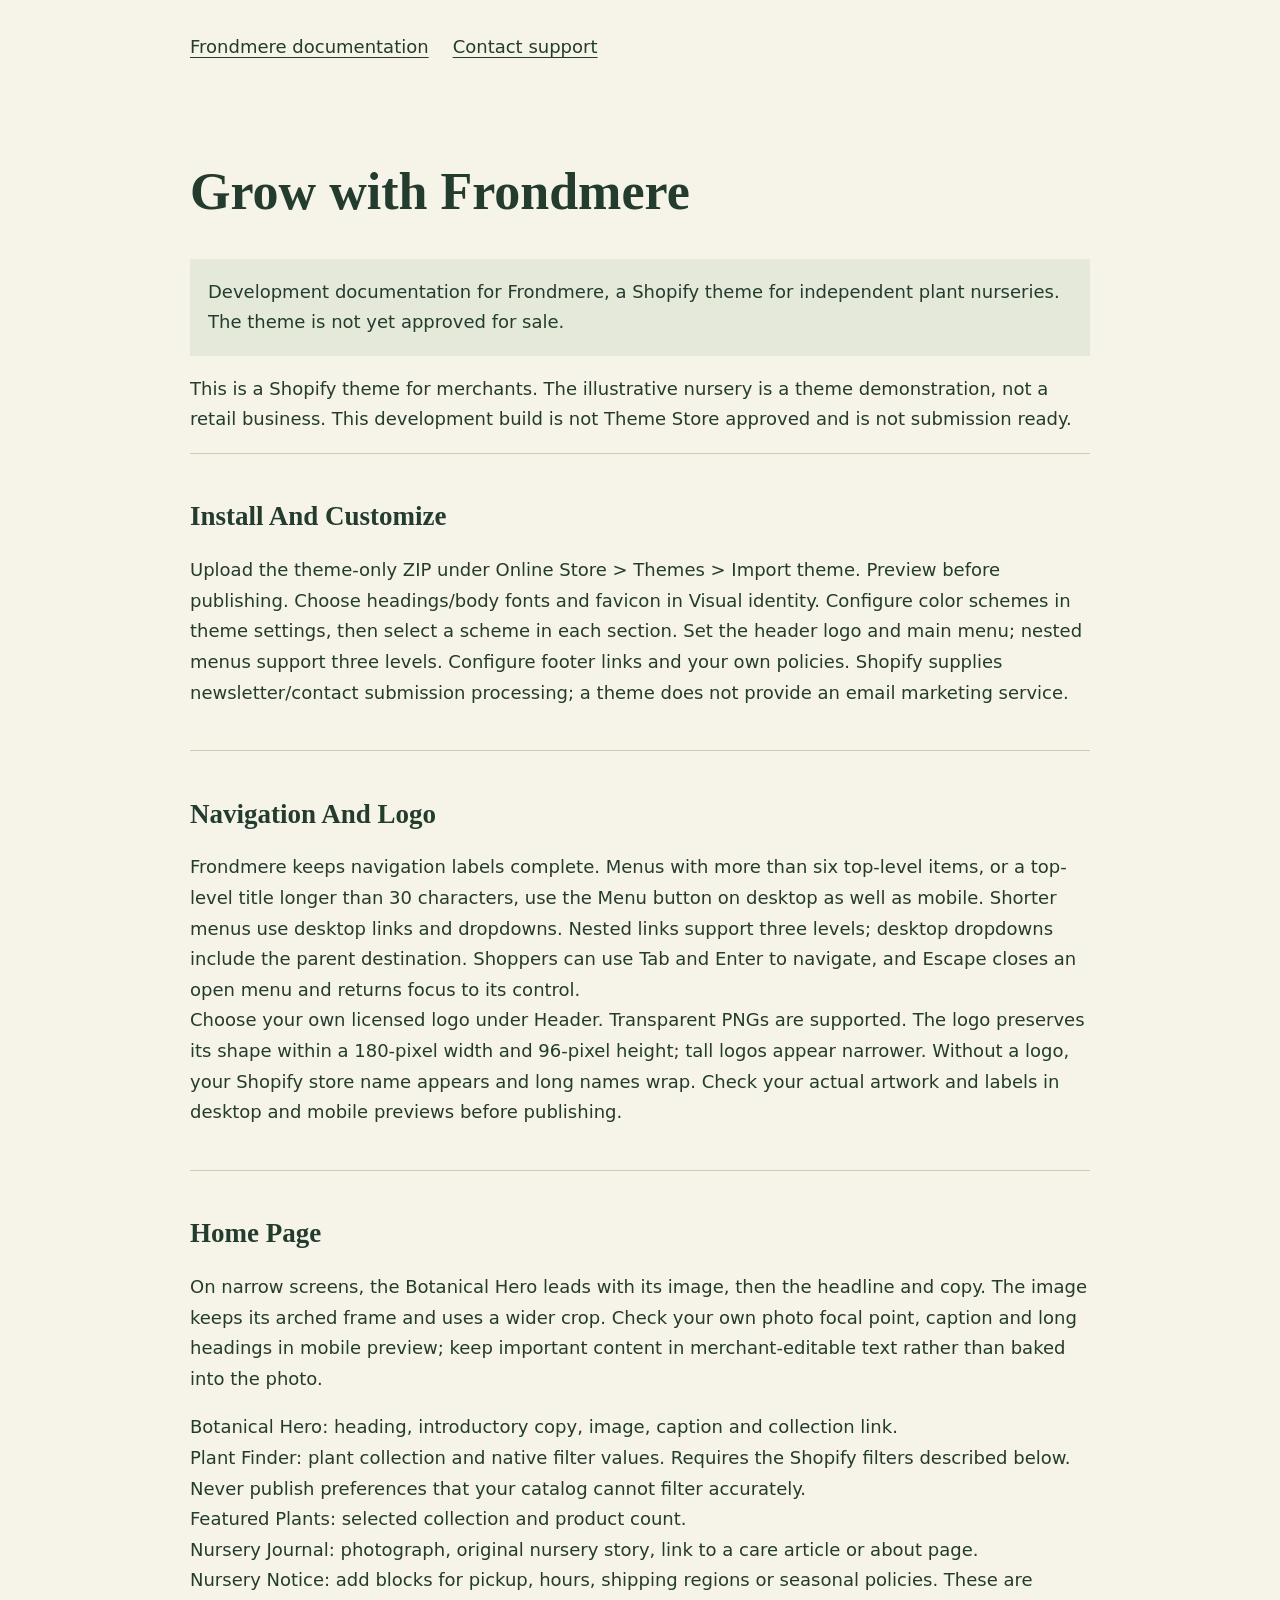
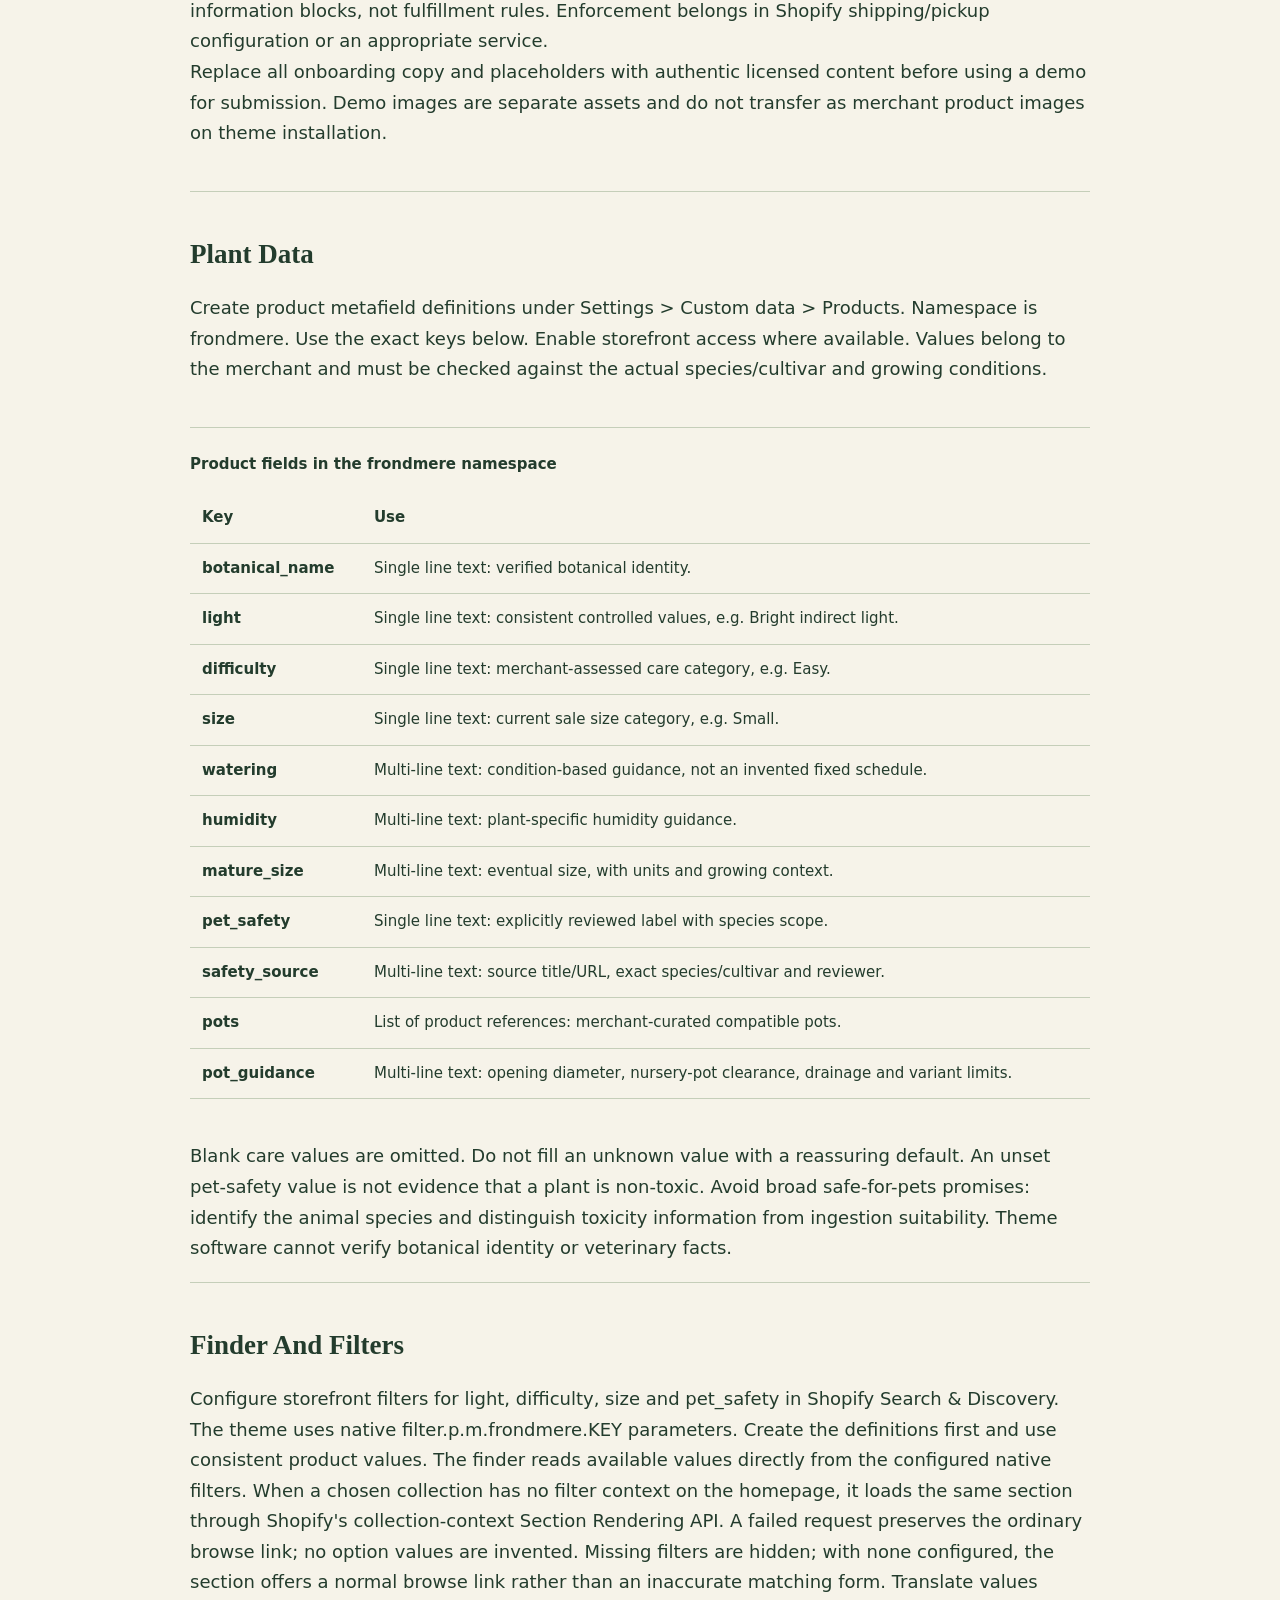
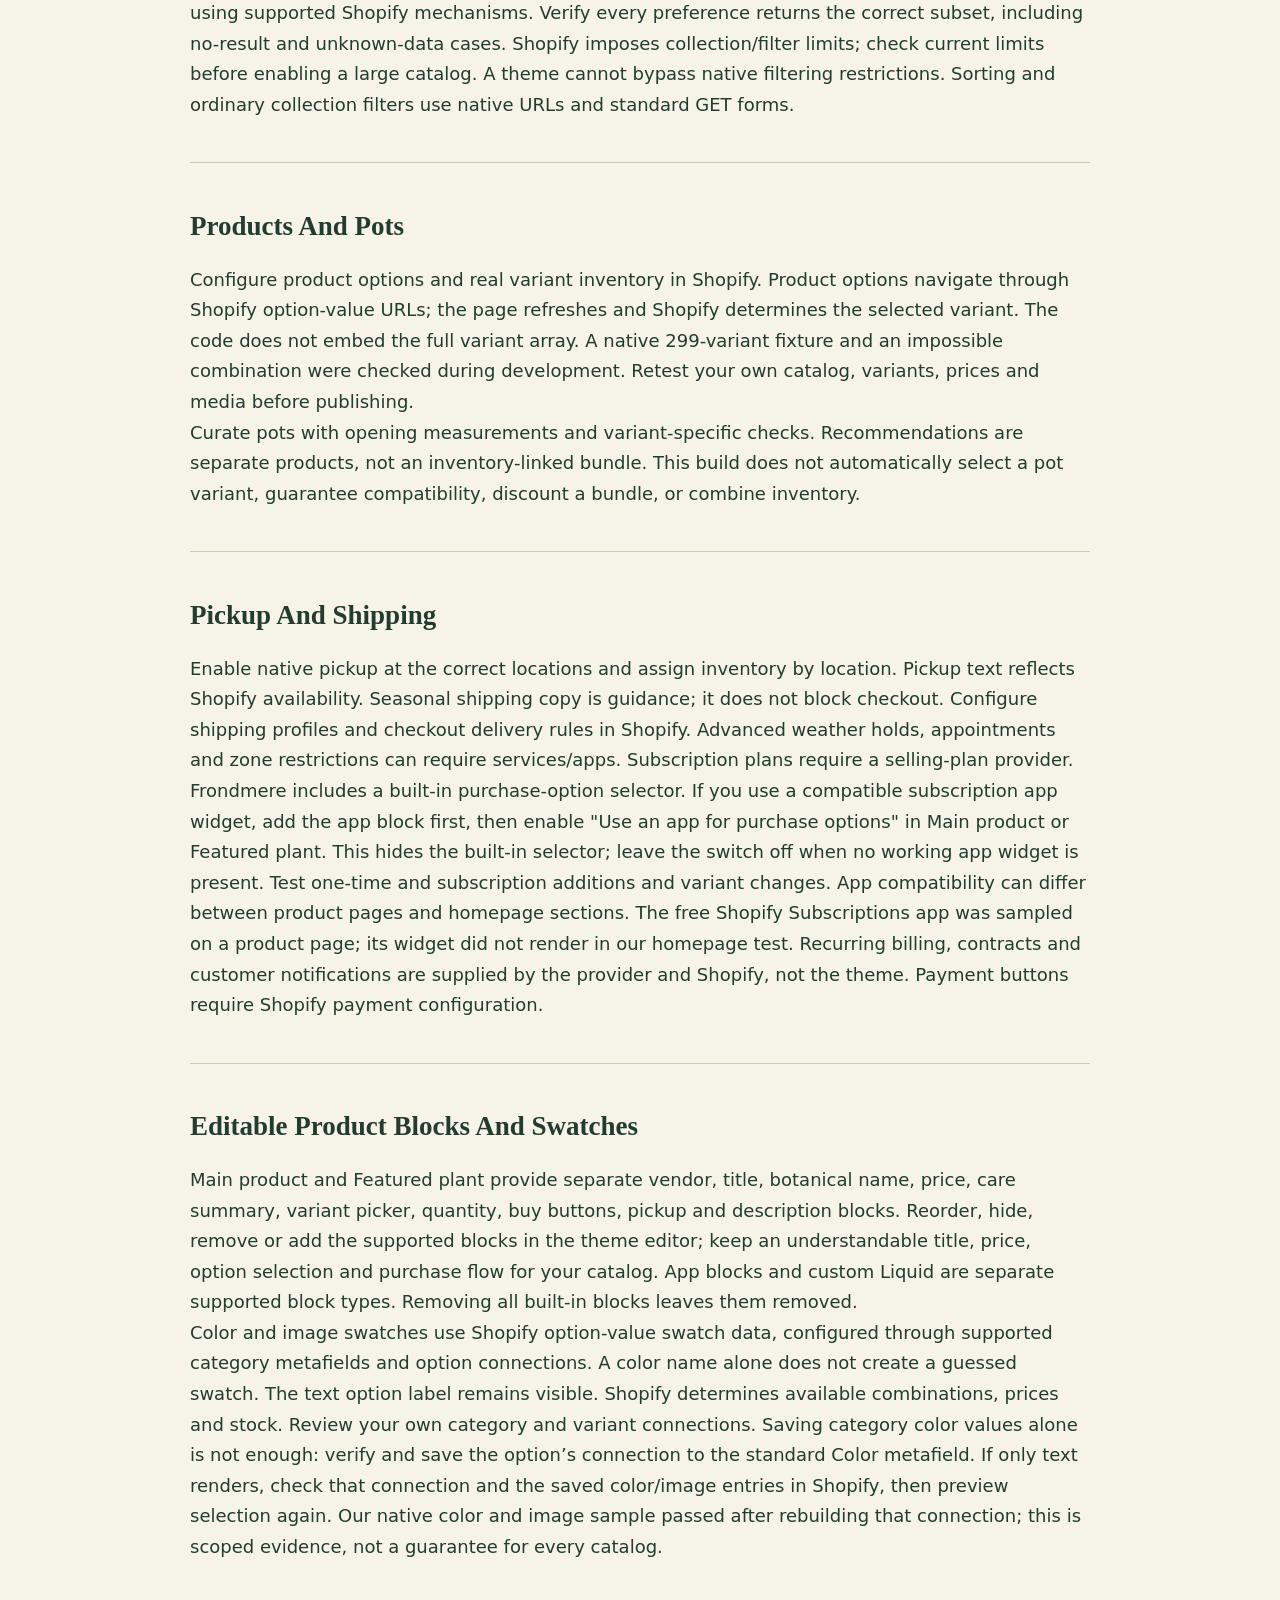
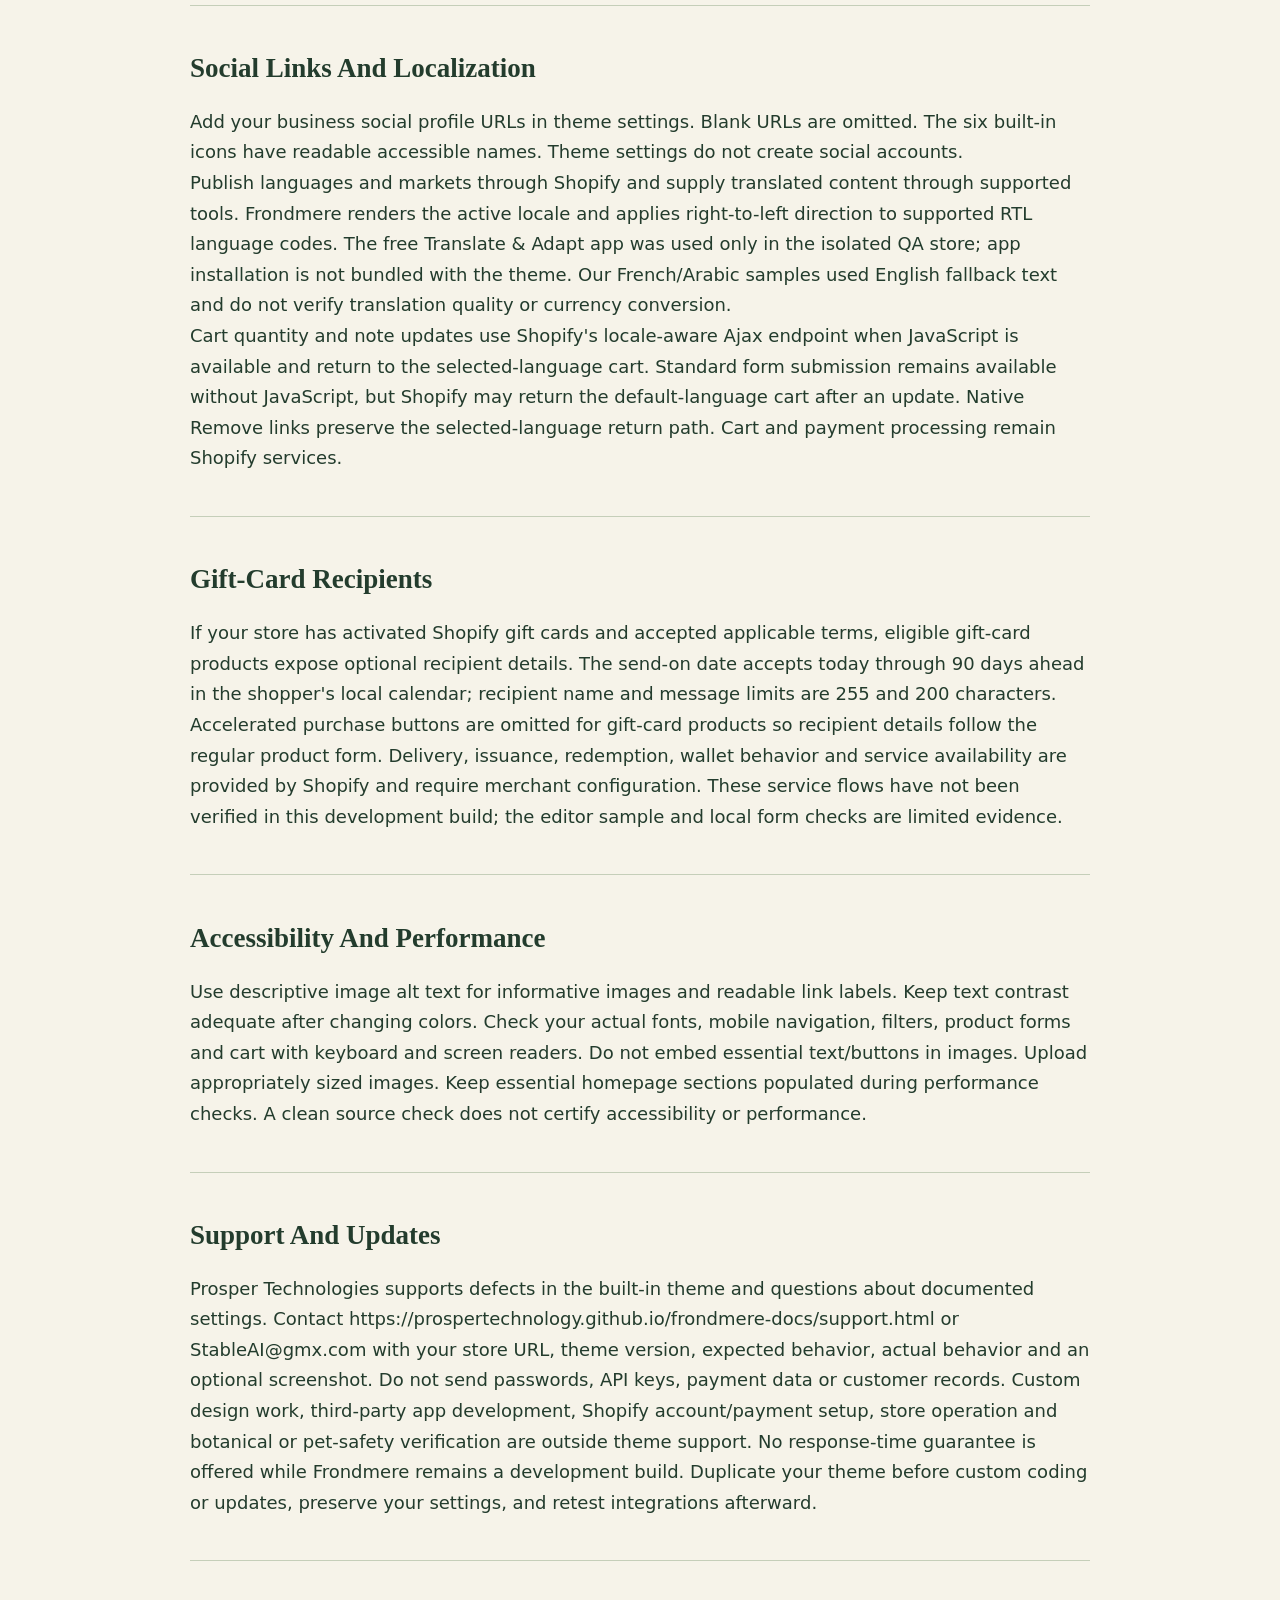
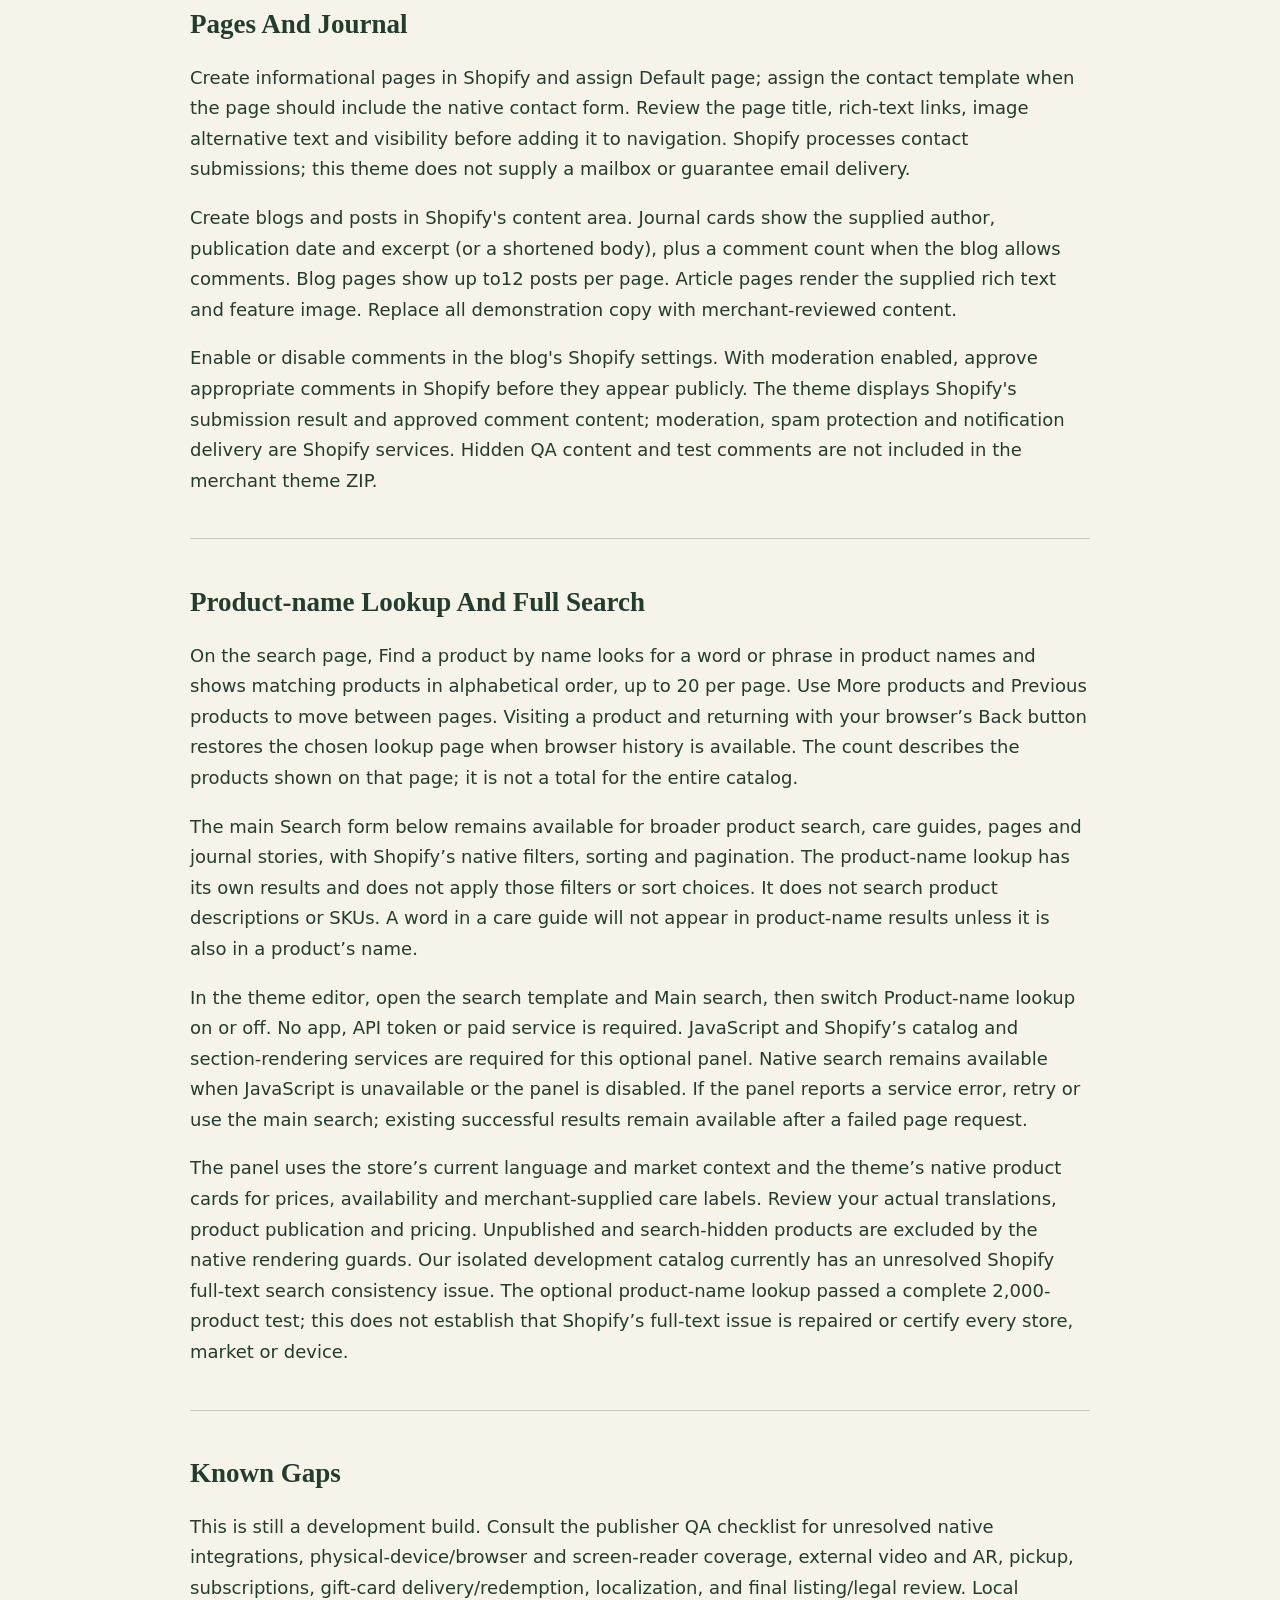
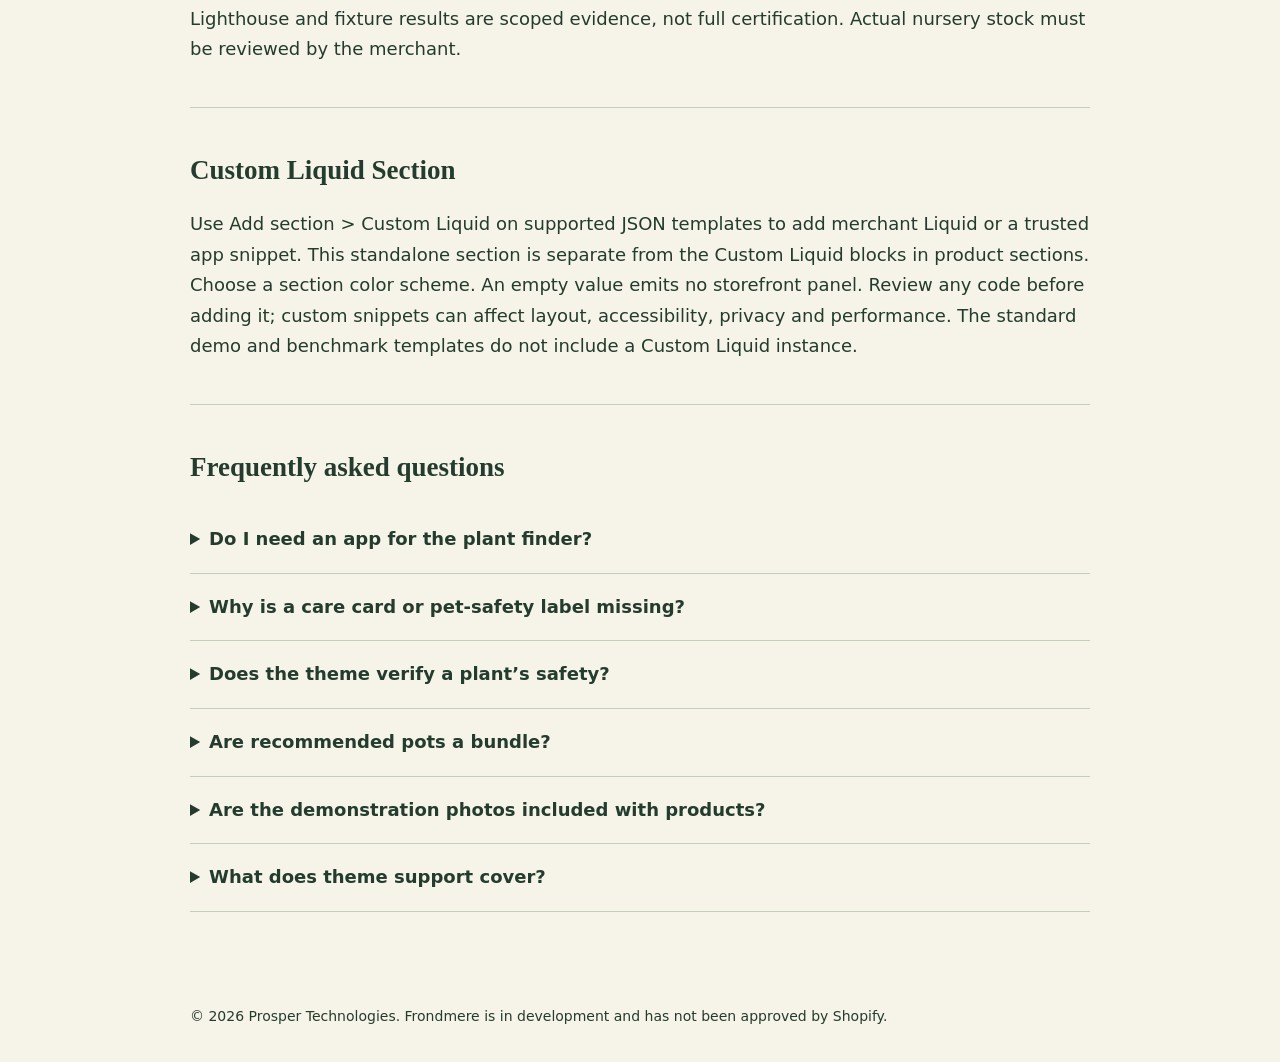
<file: index.html>
<!doctype html><html lang="en"><head><meta charset="utf-8"><meta name="viewport" content="width=device-width,initial-scale=1"><title>Grow with Frondmere | Frondmere — Prosper Technologies</title><link rel="stylesheet" href="style.css"><meta name="description" content="Frondmere theme documentation and merchant support from Prosper Technologies."></head><body><a class="skip" href="#main">Skip to content</a><header><nav><a href="index.html">Frondmere documentation</a><a href="support.html">Contact support</a></nav></header><main id="main"><h1>Grow with Frondmere</h1><p class="notice">Development documentation for Frondmere, a Shopify theme for independent plant nurseries. The theme is not yet approved for sale.</p><p>This is a Shopify theme for merchants. The illustrative nursery is a theme demonstration, not a retail business. This development build is not Theme Store approved and is not submission ready.</p><section><h2>Install And Customize</h2><p>Upload the theme-only ZIP under Online Store &gt; Themes &gt; Import theme. Preview before publishing. Choose headings/body fonts and favicon in Visual identity. Configure color schemes in theme settings, then select a scheme in each section. Set the header logo and main menu; nested menus support three levels. Configure footer links and your own policies. Shopify supplies newsletter/contact submission processing; a theme does not provide an email marketing service.</p></section><section><h2>Navigation And Logo</h2><p>Frondmere keeps navigation labels complete. Menus with more than six top-level items, or a top-level title longer than 30 characters, use the Menu button on desktop as well as mobile. Shorter menus use desktop links and dropdowns. Nested links support three levels; desktop dropdowns include the parent destination. Shoppers can use Tab and Enter to navigate, and Escape closes an open menu and returns focus to its control.<br>Choose your own licensed logo under Header. Transparent PNGs are supported. The logo preserves its shape within a 180-pixel width and 96-pixel height; tall logos appear narrower. Without a logo, your Shopify store name appears and long names wrap. Check your actual artwork and labels in desktop and mobile previews before publishing.</p></section><section><h2>Home Page</h2><p>On narrow screens, the Botanical Hero leads with its image, then the headline and copy. The image keeps its arched frame and uses a wider crop. Check your own photo focal point, caption and long headings in mobile preview; keep important content in merchant-editable text rather than baked into the photo.</p><p>Botanical Hero: heading, introductory copy, image, caption and collection link.<br>Plant Finder: plant collection and native filter values. Requires the Shopify filters described below. Never publish preferences that your catalog cannot filter accurately.<br>Featured Plants: selected collection and product count.<br>Nursery Journal: photograph, original nursery story, link to a care article or about page.<br>Nursery Notice: add blocks for pickup, hours, shipping regions or seasonal policies. These are information blocks, not fulfillment rules. Enforcement belongs in Shopify shipping/pickup configuration or an appropriate service.<br>Replace all onboarding copy and placeholders with authentic licensed content before using a demo for submission. Demo images are separate assets and do not transfer as merchant product images on theme installation.</p></section><section><h2>Plant Data</h2><p>Create product metafield definitions under Settings &gt; Custom data &gt; Products. Namespace is frondmere. Use the exact keys below. Enable storefront access where available. Values belong to the merchant and must be checked against the actual species/cultivar and growing conditions.</p></section><section><table><caption>Product fields in the frondmere namespace</caption><thead><tr><th scope="col">Key</th><th scope="col">Use</th></tr></thead><tbody><tr><th scope="row">botanical_name</th><td>Single line text: verified botanical identity.</td></tr><tr><th scope="row">light</th><td>Single line text: consistent controlled values, e.g. Bright indirect light.</td></tr><tr><th scope="row">difficulty</th><td>Single line text: merchant-assessed care category, e.g. Easy.</td></tr><tr><th scope="row">size</th><td>Single line text: current sale size category, e.g. Small.</td></tr><tr><th scope="row">watering</th><td>Multi-line text: condition-based guidance, not an invented fixed schedule.</td></tr><tr><th scope="row">humidity</th><td>Multi-line text: plant-specific humidity guidance.</td></tr><tr><th scope="row">mature_size</th><td>Multi-line text: eventual size, with units and growing context.</td></tr><tr><th scope="row">pet_safety</th><td>Single line text: explicitly reviewed label with species scope.</td></tr><tr><th scope="row">safety_source</th><td>Multi-line text: source title/URL, exact species/cultivar and reviewer.</td></tr><tr><th scope="row">pots</th><td>List of product references: merchant-curated compatible pots.</td></tr><tr><th scope="row">pot_guidance</th><td>Multi-line text: opening diameter, nursery-pot clearance, drainage and variant limits.</td></tr></tbody></table></section><p>Blank care values are omitted. Do not fill an unknown value with a reassuring default. An unset pet-safety value is not evidence that a plant is non-toxic. Avoid broad safe-for-pets promises: identify the animal species and distinguish toxicity information from ingestion suitability. Theme software cannot verify botanical identity or veterinary facts.</p><section><h2>Finder And Filters</h2><p>Configure storefront filters for light, difficulty, size and pet_safety in Shopify Search &amp; Discovery. The theme uses native filter.p.m.frondmere.KEY parameters. Create the definitions first and use consistent product values. The finder reads available values directly from the configured native filters. When a chosen collection has no filter context on the homepage, it loads the same section through Shopify&#x27;s collection-context Section Rendering API. A failed request preserves the ordinary browse link; no option values are invented. Missing filters are hidden; with none configured, the section offers a normal browse link rather than an inaccurate matching form. Translate values using supported Shopify mechanisms. Verify every preference returns the correct subset, including no-result and unknown-data cases. Shopify imposes collection/filter limits; check current limits before enabling a large catalog. A theme cannot bypass native filtering restrictions. Sorting and ordinary collection filters use native URLs and standard GET forms.</p></section><section><h2>Products And Pots</h2><p>Configure product options and real variant inventory in Shopify. Product options navigate through Shopify option-value URLs; the page refreshes and Shopify determines the selected variant. The code does not embed the full variant array. A native 299-variant fixture and an impossible combination were checked during development. Retest your own catalog, variants, prices and media before publishing.<br>Curate pots with opening measurements and variant-specific checks. Recommendations are separate products, not an inventory-linked bundle. This build does not automatically select a pot variant, guarantee compatibility, discount a bundle, or combine inventory.</p></section><section><h2>Pickup And Shipping</h2><p>Enable native pickup at the correct locations and assign inventory by location. Pickup text reflects Shopify availability. Seasonal shipping copy is guidance; it does not block checkout. Configure shipping profiles and checkout delivery rules in Shopify. Advanced weather holds, appointments and zone restrictions can require services/apps. Subscription plans require a selling-plan provider. Frondmere includes a built-in purchase-option selector. If you use a compatible subscription app widget, add the app block first, then enable &quot;Use an app for purchase options&quot; in Main product or Featured plant. This hides the built-in selector; leave the switch off when no working app widget is present. Test one-time and subscription additions and variant changes. App compatibility can differ between product pages and homepage sections. The free Shopify Subscriptions app was sampled on a product page; its widget did not render in our homepage test. Recurring billing, contracts and customer notifications are supplied by the provider and Shopify, not the theme. Payment buttons require Shopify payment configuration.</p></section><section><h2>Editable Product Blocks And Swatches</h2><p>Main product and Featured plant provide separate vendor, title, botanical name, price, care summary, variant picker, quantity, buy buttons, pickup and description blocks. Reorder, hide, remove or add the supported blocks in the theme editor; keep an understandable title, price, option selection and purchase flow for your catalog. App blocks and custom Liquid are separate supported block types. Removing all built-in blocks leaves them removed.<br>Color and image swatches use Shopify option-value swatch data, configured through supported category metafields and option connections. A color name alone does not create a guessed swatch. The text option label remains visible. Shopify determines available combinations, prices and stock. Review your own category and variant connections. Saving category color values alone is not enough: verify and save the option’s connection to the standard Color metafield. If only text renders, check that connection and the saved color/image entries in Shopify, then preview selection again. Our native color and image sample passed after rebuilding that connection; this is scoped evidence, not a guarantee for every catalog.</p></section><section><h2>Social Links And Localization</h2><p>Add your business social profile URLs in theme settings. Blank URLs are omitted. The six built-in icons have readable accessible names. Theme settings do not create social accounts.<br>Publish languages and markets through Shopify and supply translated content through supported tools. Frondmere renders the active locale and applies right-to-left direction to supported RTL language codes. The free Translate &amp; Adapt app was used only in the isolated QA store; app installation is not bundled with the theme. Our French/Arabic samples used English fallback text and do not verify translation quality or currency conversion.<br>Cart quantity and note updates use Shopify&#x27;s locale-aware Ajax endpoint when JavaScript is available and return to the selected-language cart. Standard form submission remains available without JavaScript, but Shopify may return the default-language cart after an update. Native Remove links preserve the selected-language return path. Cart and payment processing remain Shopify services.</p></section><section><h2>Gift-Card Recipients</h2><p>If your store has activated Shopify gift cards and accepted applicable terms, eligible gift-card products expose optional recipient details. The send-on date accepts today through 90 days ahead in the shopper&#x27;s local calendar; recipient name and message limits are 255 and 200 characters. Accelerated purchase buttons are omitted for gift-card products so recipient details follow the regular product form. Delivery, issuance, redemption, wallet behavior and service availability are provided by Shopify and require merchant configuration. These service flows have not been verified in this development build; the editor sample and local form checks are limited evidence.</p></section><section><h2>Accessibility And Performance</h2><p>Use descriptive image alt text for informative images and readable link labels. Keep text contrast adequate after changing colors. Check your actual fonts, mobile navigation, filters, product forms and cart with keyboard and screen readers. Do not embed essential text/buttons in images. Upload appropriately sized images. Keep essential homepage sections populated during performance checks. A clean source check does not certify accessibility or performance.</p></section><section><h2>Support And Updates</h2><p>Prosper Technologies supports defects in the built-in theme and questions about documented settings. Contact https://prospertechnology.github.io/frondmere-docs/support.html or StableAI@gmx.com with your store URL, theme version, expected behavior, actual behavior and an optional screenshot. Do not send passwords, API keys, payment data or customer records. Custom design work, third-party app development, Shopify account/payment setup, store operation and botanical or pet-safety verification are outside theme support. No response-time guarantee is offered while Frondmere remains a development build. Duplicate your theme before custom coding or updates, preserve your settings, and retest integrations afterward.</p></section><section><h2>Pages And Journal</h2><p>Create informational pages in Shopify and assign Default page; assign the contact template when the page should include the native contact form. Review the page title, rich-text links, image alternative text and visibility before adding it to navigation. Shopify processes contact submissions; this theme does not supply a mailbox or guarantee email delivery.</p><p>Create blogs and posts in Shopify&#x27;s content area. Journal cards show the supplied author, publication date and excerpt (or a shortened body), plus a comment count when the blog allows comments. Blog pages show up to12 posts per page. Article pages render the supplied rich text and feature image. Replace all demonstration copy with merchant-reviewed content.</p><p>Enable or disable comments in the blog&#x27;s Shopify settings. With moderation enabled, approve appropriate comments in Shopify before they appear publicly. The theme displays Shopify&#x27;s submission result and approved comment content; moderation, spam protection and notification delivery are Shopify services. Hidden QA content and test comments are not included in the merchant theme ZIP.</p></section><section><h2>Product-name Lookup And Full Search</h2><p>On the search page, Find a product by name looks for a word or phrase in product names and shows matching products in alphabetical order, up to 20 per page. Use More products and Previous products to move between pages. Visiting a product and returning with your browser’s Back button restores the chosen lookup page when browser history is available. The count describes the products shown on that page; it is not a total for the entire catalog.</p><p>The main Search form below remains available for broader product search, care guides, pages and journal stories, with Shopify’s native filters, sorting and pagination. The product-name lookup has its own results and does not apply those filters or sort choices. It does not search product descriptions or SKUs. A word in a care guide will not appear in product-name results unless it is also in a product’s name.</p><p>In the theme editor, open the search template and Main search, then switch Product-name lookup on or off. No app, API token or paid service is required. JavaScript and Shopify’s catalog and section-rendering services are required for this optional panel. Native search remains available when JavaScript is unavailable or the panel is disabled. If the panel reports a service error, retry or use the main search; existing successful results remain available after a failed page request.</p><p>The panel uses the store’s current language and market context and the theme’s native product cards for prices, availability and merchant-supplied care labels. Review your actual translations, product publication and pricing. Unpublished and search-hidden products are excluded by the native rendering guards. Our isolated development catalog currently has an unresolved Shopify full-text search consistency issue. The optional product-name lookup passed a complete 2,000-product test; this does not establish that Shopify’s full-text issue is repaired or certify every store, market or device.</p></section><section><h2>Known Gaps</h2><p>This is still a development build. Consult the publisher QA checklist for unresolved native integrations, physical-device/browser and screen-reader coverage, external video and AR, pickup, subscriptions, gift-card delivery/redemption, localization, and final listing/legal review. Local Lighthouse and fixture results are scoped evidence, not full certification. Actual nursery stock must be reviewed by the merchant.</p></section><section><h2>Custom Liquid Section</h2><p>Use Add section &gt; Custom Liquid on supported JSON templates to add merchant Liquid or a trusted app snippet. This standalone section is separate from the Custom Liquid blocks in product sections. Choose a section color scheme. An empty value emits no storefront panel. Review any code before adding it; custom snippets can affect layout, accessibility, privacy and performance. The standard demo and benchmark templates do not include a Custom Liquid instance.</p></section><section><h2>Frequently asked questions</h2><details><summary>Do I need an app for the plant finder?</summary><p>The theme supplies the finder. Configure its native Shopify filters with Shopify’s free Search &amp; Discovery app.</p></details><details><summary>Why is a care card or pet-safety label missing?</summary><p>Fill the relevant product fields. Pet-safety labels require both source information and a review date. Missing data is omitted.</p></details><details><summary>Does the theme verify a plant’s safety?</summary><p>No. Your nursery must verify the botanical identity and source information for the actual stock. Images and software are not safety evidence.</p></details><details><summary>Are recommended pots a bundle?</summary><p>No. They are separate products chosen by the merchant. Check actual variant measurements and configure any bundle inventory or discounts separately.</p></details><details><summary>Are the demonstration photos included with products?</summary><p>No. Upload your own licensed product media and choose your own section images.</p></details><details><summary>What does theme support cover?</summary><p>Prosper Technologies supports theme defects and questions about documented settings. Store operation, plant-care verification, custom design work and third-party app development are separate responsibilities. This development build has no guaranteed response-time commitment.</p></details></section></main><footer><small>© 2026 Prosper Technologies. Frondmere is in development and has not been approved by Shopify.</small></footer></body></html>
</file>
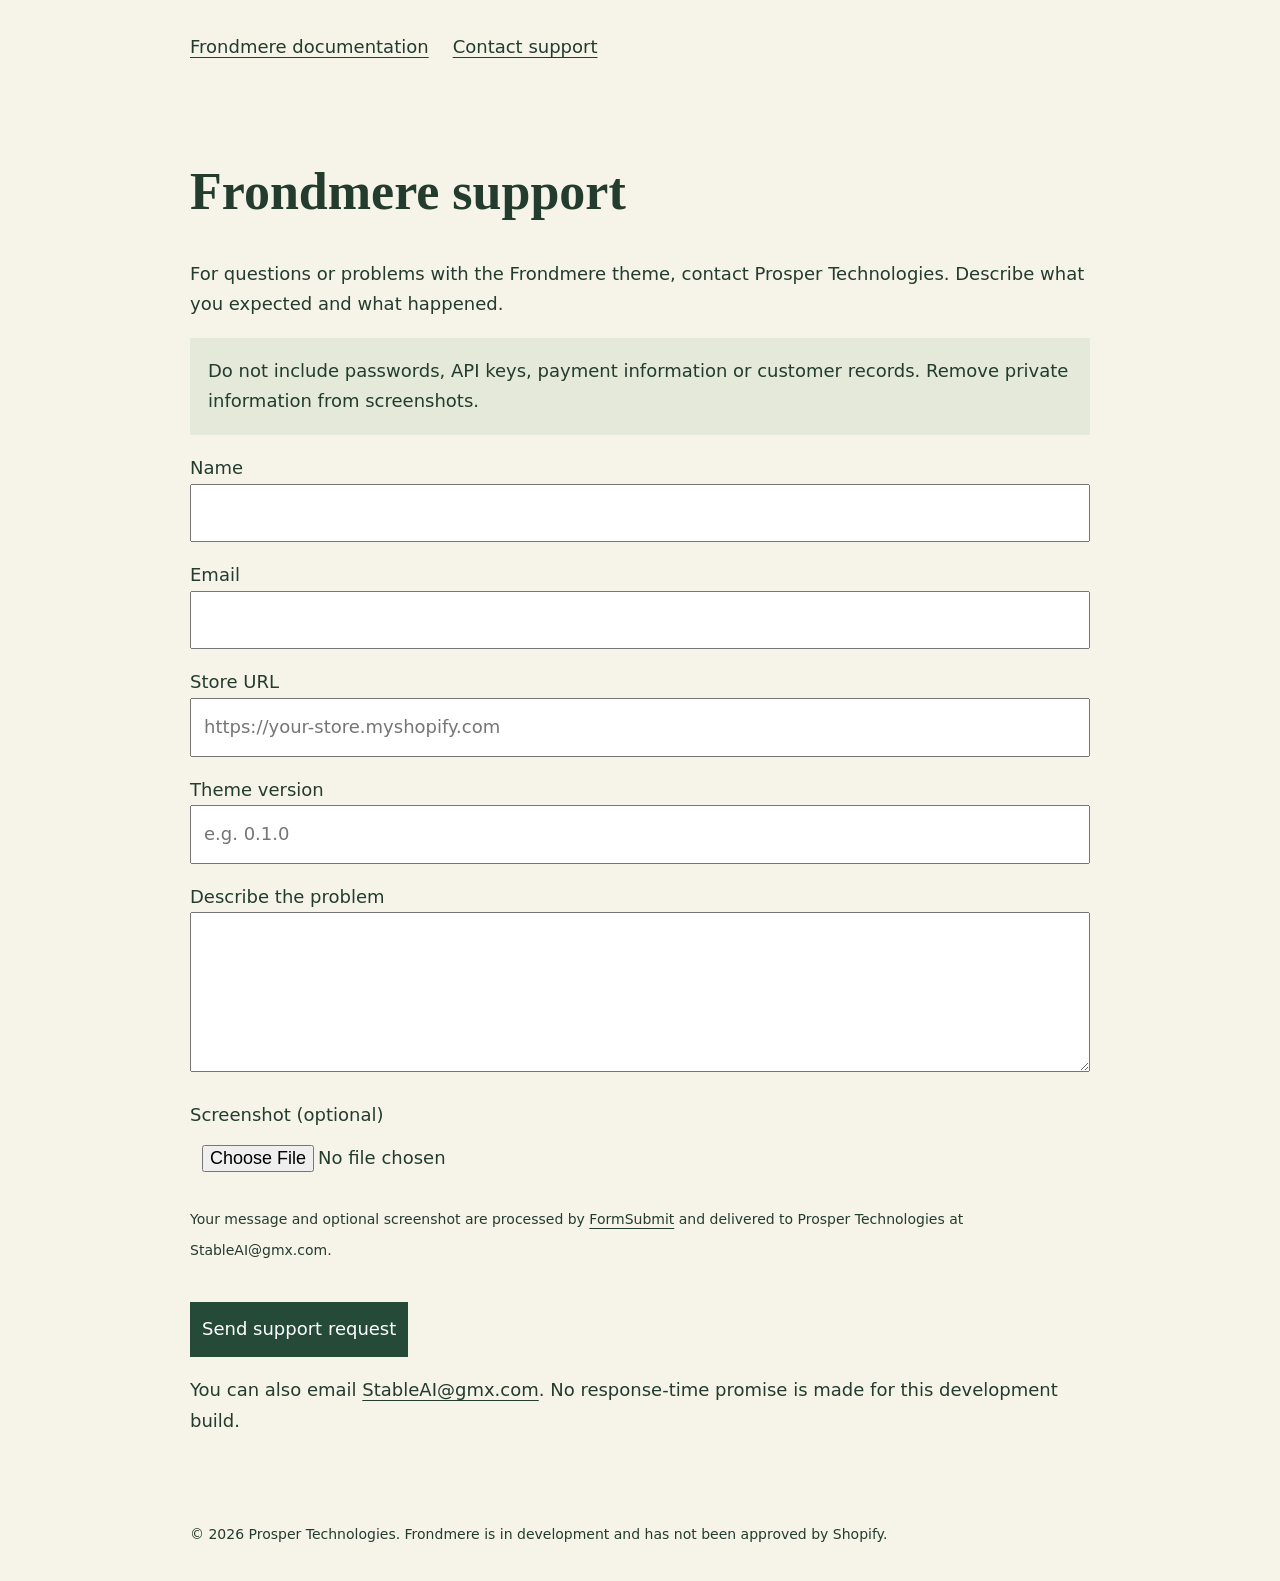
<file: support.html>
<!doctype html><html lang="en"><head><meta charset="utf-8"><meta name="viewport" content="width=device-width,initial-scale=1"><title>Frondmere support | Frondmere — Prosper Technologies</title><link rel="stylesheet" href="style.css"><meta name="description" content="Frondmere theme documentation and merchant support from Prosper Technologies."></head><body><a class="skip" href="#main">Skip to content</a><header><nav><a href="index.html">Frondmere documentation</a><a href="support.html">Contact support</a></nav></header><main id="main"><h1>Frondmere support</h1><p>For questions or problems with the Frondmere theme, contact Prosper Technologies. Describe what you expected and what happened.</p><p class="notice">Do not include passwords, API keys, payment information or customer records. Remove private information from screenshots.</p><form action="https://formsubmit.co/StableAI@gmx.com" method="post" enctype="multipart/form-data"><input type="hidden" name="_subject" value="Frondmere theme support"><input type="hidden" name="theme" value="Frondmere"><input type="hidden" name="_autoresponse" value="Prosper Technologies has received your Frondmere support request. We will review the details and reply by email. Please do not send passwords or customer payment information."><input type="hidden" name="_next" value="https://prospertechnology.github.io/frondmere-docs/thanks.html"><label for="name">Name</label><input id="name" name="name" autocomplete="name" required><label for="email">Email</label><input id="email" name="email" type="email" autocomplete="email" required><label for="store">Store URL</label><input id="store" name="store" type="url" placeholder="https://your-store.myshopify.com" required><label for="version">Theme version</label><input id="version" name="version" placeholder="e.g. 0.1.0"><label for="message">Describe the problem</label><textarea id="message" name="message" required></textarea><label for="attachment">Screenshot (optional)</label><input id="attachment" name="attachment" type="file" accept="image/png,image/jpeg,image/webp"><p><small>Your message and optional screenshot are processed by <a href="https://formsubmit.co/privacy.pdf">FormSubmit</a> and delivered to Prosper Technologies at StableAI@gmx.com.</small></p><button>Send support request</button></form><p>You can also email <a href="mailto:StableAI@gmx.com">StableAI@gmx.com</a>. No response-time promise is made for this development build.</p></main><footer><small>© 2026 Prosper Technologies. Frondmere is in development and has not been approved by Shopify.</small></footer></body></html>
</file>
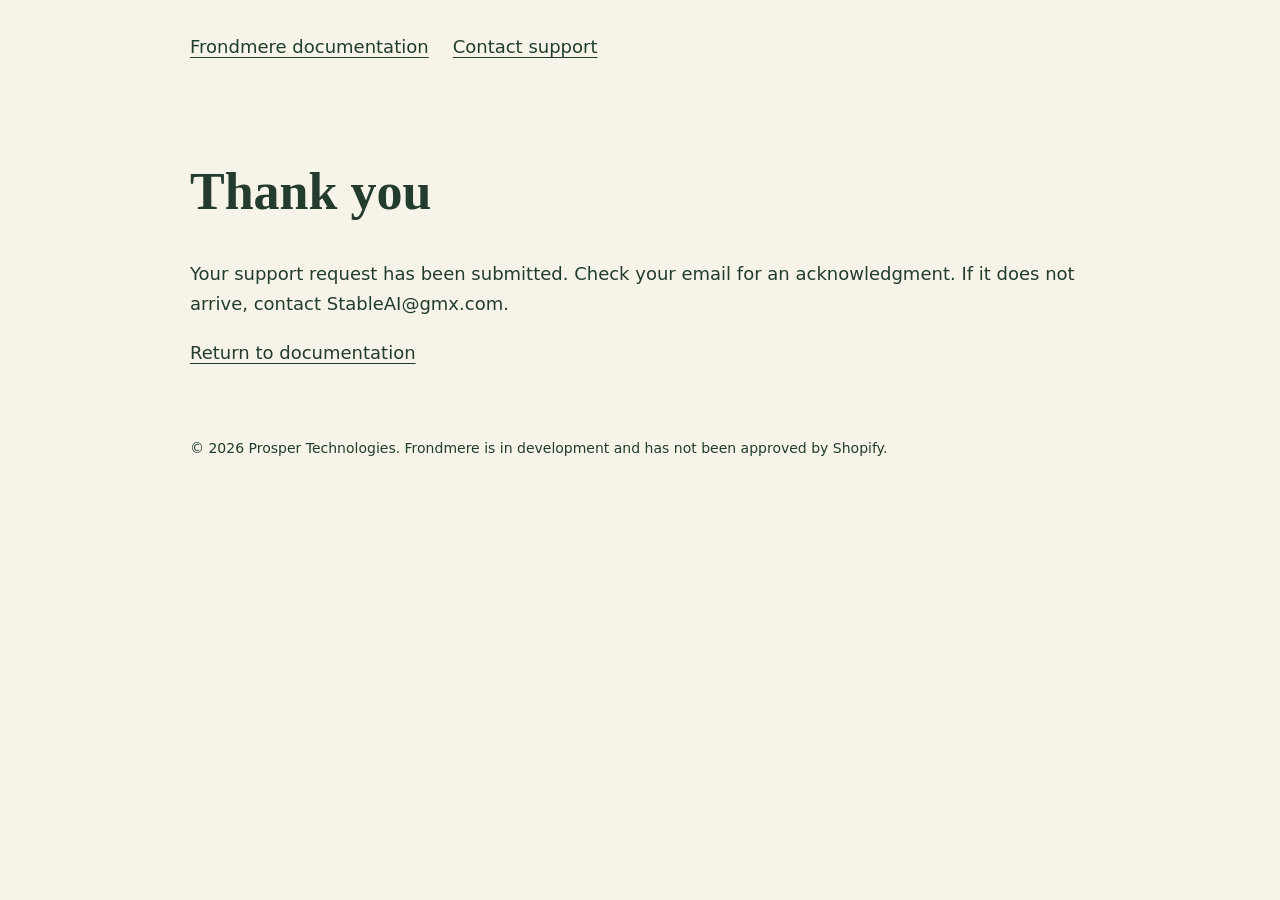
<file: thanks.html>
<!doctype html><html lang="en"><head><meta charset="utf-8"><meta name="viewport" content="width=device-width,initial-scale=1"><title>Thank you | Frondmere — Prosper Technologies</title><link rel="stylesheet" href="style.css"><meta name="description" content="Frondmere theme documentation and merchant support from Prosper Technologies."></head><body><a class="skip" href="#main">Skip to content</a><header><nav><a href="index.html">Frondmere documentation</a><a href="support.html">Contact support</a></nav></header><main id="main"><h1>Thank you</h1><p>Your support request has been submitted. Check your email for an acknowledgment. If it does not arrive, contact StableAI@gmx.com.</p><a href="index.html">Return to documentation</a></main><footer><small>© 2026 Prosper Technologies. Frondmere is in development and has not been approved by Shopify.</small></footer></body></html>
</file>
<file: style.css>
body{margin:0;background:#f6f3e9;color:#233c2d;font:18px/1.7 system-ui,sans-serif}main,header,footer{max-width:900px;margin:auto;padding:32px 24px}h1,h2{font-family:Georgia,serif;line-height:1.2}h1{font-size:52px}a{color:inherit;text-underline-offset:4px}nav{display:flex;gap:24px;flex-wrap:wrap}section{padding:24px 0;border-top:1px solid #c5ceb9}label{display:block;margin-top:18px}input,textarea,select,button{font:inherit;padding:12px;max-width:100%;box-sizing:border-box}input,textarea{width:100%}button{background:#254b38;color:white;border:0;margin-top:20px;cursor:pointer}textarea{min-height:160px}:focus-visible{outline:3px solid #a44419;outline-offset:4px}.notice{padding:18px;background:#e4e9da}small{font-size:14px}pre{white-space:pre-wrap;overflow-wrap:anywhere;font:inherit}.skip{position:absolute;top:-100px}.skip:focus{top:0}
table{border-collapse:collapse;width:100%;font-size:15px}th,td{text-align:left;vertical-align:top;padding:12px;border-bottom:1px solid #c5ceb9}caption{text-align:left;font-weight:bold;margin-bottom:16px}details{padding:18px 0;border-bottom:1px solid #c5ceb9}summary{cursor:pointer;font-weight:600}section p{white-space:normal}@media(max-width:600px){h1{font-size:38px}table{font-size:13px}th,td{padding:6px}}
</file>
